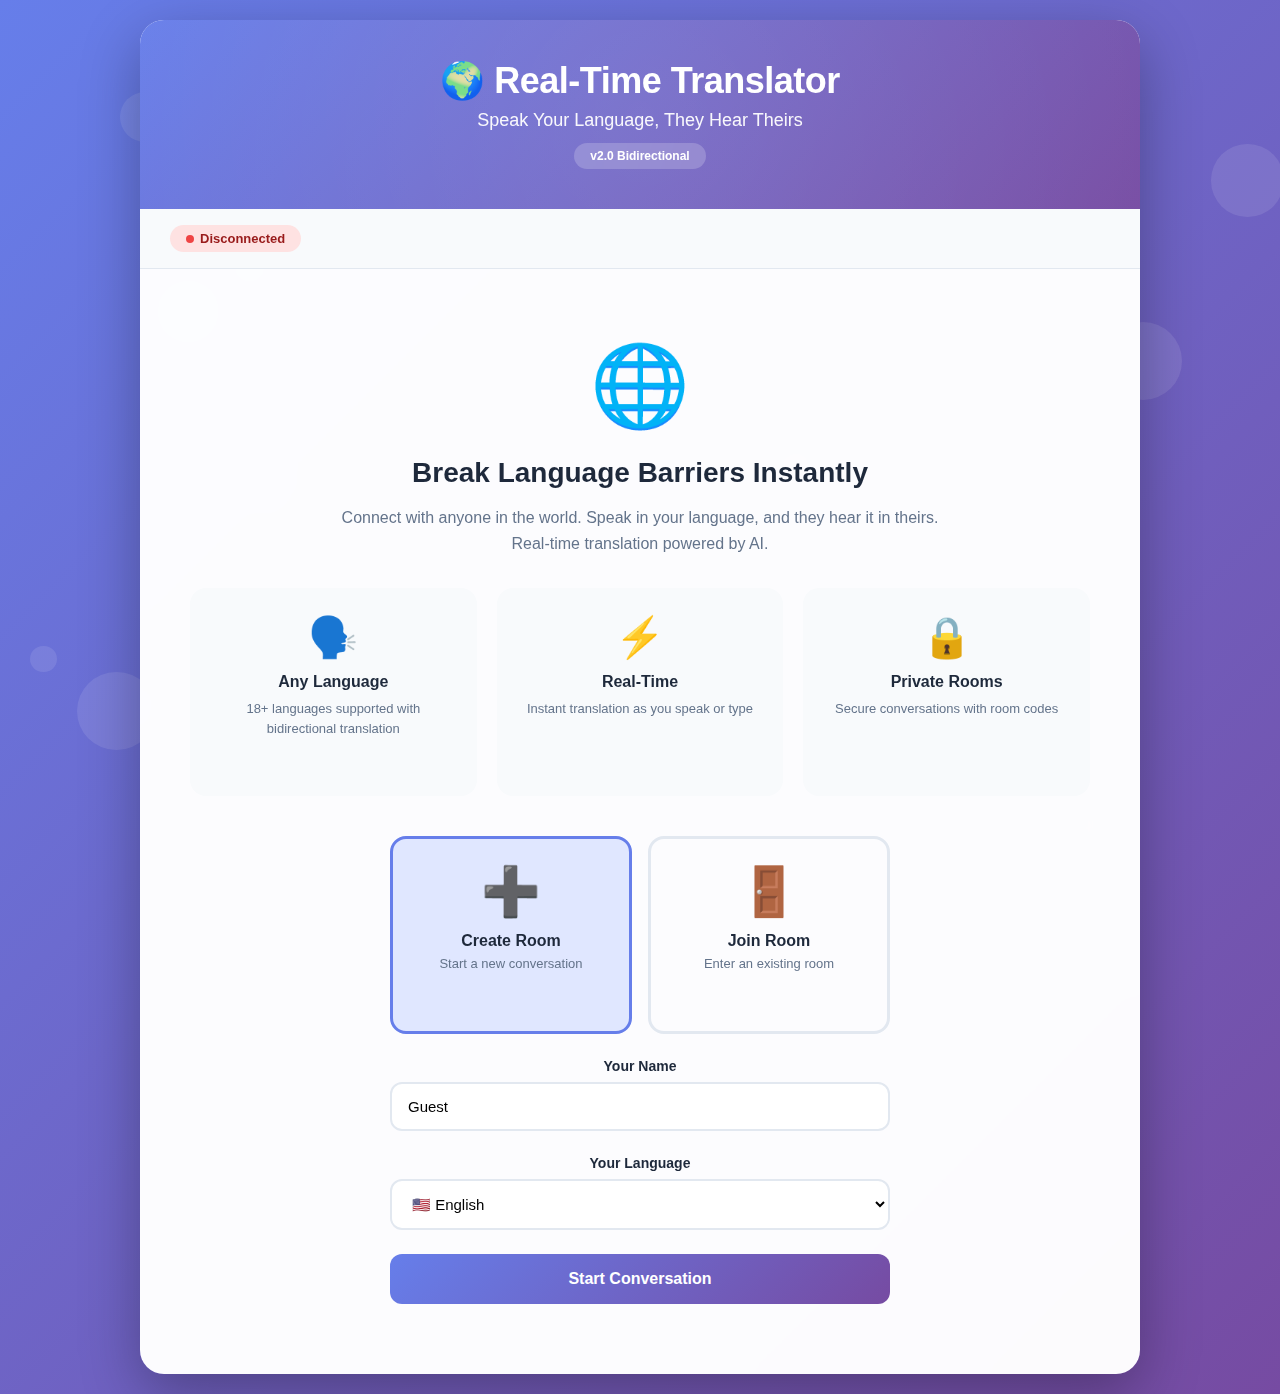
<file: index.html>
<!DOCTYPE html>
<html lang="en">

<head>
    <meta charset="UTF-8">
    <meta name="viewport" content="width=device-width, initial-scale=1.0">
    <title>Real-Time Translator | Speak Your Language, They Hear Theirs</title>
    <meta name="description"
        content="Break language barriers instantly with real-time translation. Connect with anyone in their native language.">

    <style>
        * {
            margin: 0;
            padding: 0;
            box-sizing: border-box;
        }

        :root {
            --primary: #667eea;
            --primary-dark: #5568d3;
            --secondary: #764ba2;
            --success: #10b981;
            --danger: #ef4444;
            --warning: #f59e0b;
            --bg-gradient: linear-gradient(135deg, #667eea 0%, #764ba2 100%);
            --shadow-sm: 0 2px 8px rgba(0, 0, 0, 0.1);
            --shadow-md: 0 4px 16px rgba(0, 0, 0, 0.15);
            --shadow-lg: 0 20px 60px rgba(0, 0, 0, 0.3);
            --radius: 16px;
            --transition: all 0.3s cubic-bezier(0.4, 0, 0.2, 1);
        }

        body {
            font-family: -apple-system, BlinkMacSystemFont, 'Segoe UI', Roboto, 'Helvetica Neue', Arial, sans-serif;
            background: var(--bg-gradient);
            min-height: 100vh;
            display: flex;
            align-items: center;
            justify-content: center;
            padding: 20px;
            position: relative;
            overflow-x: hidden;
        }

        /* Animated background particles */
        .bg-particles {
            position: fixed;
            top: 0;
            left: 0;
            width: 100%;
            height: 100%;
            pointer-events: none;
            z-index: 0;
        }

        .particle {
            position: absolute;
            background: rgba(255, 255, 255, 0.1);
            border-radius: 50%;
            animation: float 20s infinite;
        }

        @keyframes float {

            0%,
            100% {
                transform: translateY(0) rotate(0deg);
            }

            50% {
                transform: translateY(-100px) rotate(180deg);
            }
        }

        .container {
            max-width: 1000px;
            width: 100%;
            background: rgba(255, 255, 255, 0.98);
            border-radius: 24px;
            box-shadow: var(--shadow-lg);
            overflow: hidden;
            position: relative;
            z-index: 1;
            backdrop-filter: blur(10px);
        }

        /* Header */
        .header {
            background: var(--bg-gradient);
            color: white;
            padding: 40px 30px;
            text-align: center;
            position: relative;
            overflow: hidden;
        }

        .header::before {
            content: '';
            position: absolute;
            top: -50%;
            right: -50%;
            width: 200%;
            height: 200%;
            background: radial-gradient(circle, rgba(255, 255, 255, 0.1) 0%, transparent 70%);
            animation: pulse 4s ease-in-out infinite;
        }

        @keyframes pulse {

            0%,
            100% {
                transform: scale(1);
                opacity: 0.5;
            }

            50% {
                transform: scale(1.1);
                opacity: 0.3;
            }
        }

        .header-content {
            position: relative;
            z-index: 1;
        }

        .header h1 {
            font-size: 36px;
            font-weight: 800;
            margin-bottom: 8px;
            letter-spacing: -0.5px;
        }

        .header .tagline {
            font-size: 18px;
            opacity: 0.95;
            font-weight: 400;
        }

        .version-badge {
            display: inline-block;
            background: rgba(255, 255, 255, 0.2);
            padding: 6px 16px;
            border-radius: 20px;
            font-size: 12px;
            font-weight: 600;
            margin-top: 12px;
            backdrop-filter: blur(10px);
        }

        /* Status Bar */
        .status-bar {
            padding: 16px 30px;
            background: #f8fafc;
            border-bottom: 1px solid #e2e8f0;
            display: flex;
            justify-content: space-between;
            align-items: center;
            flex-wrap: wrap;
            gap: 12px;
        }

        .status-badge {
            padding: 6px 16px;
            border-radius: 20px;
            font-size: 13px;
            font-weight: 600;
            display: inline-flex;
            align-items: center;
            gap: 6px;
            transition: var(--transition);
        }

        .status-indicator {
            width: 8px;
            height: 8px;
            border-radius: 50%;
            animation: pulse-dot 2s infinite;
        }

        @keyframes pulse-dot {

            0%,
            100% {
                opacity: 1;
            }

            50% {
                opacity: 0.5;
            }
        }

        .status-connected {
            background: #d1fae5;
            color: #065f46;
        }

        .status-connected .status-indicator {
            background: var(--success);
        }

        .status-disconnected {
            background: #fee2e2;
            color: #991b1b;
        }

        .status-disconnected .status-indicator {
            background: var(--danger);
        }

        .language-badge {
            background: #e0e7ff;
            color: #3730a3;
        }

        /* Main Content */
        .content {
            padding: 30px;
        }

        /* Welcome Screen */
        .welcome-screen {
            text-align: center;
            padding: 40px 20px;
        }

        .welcome-icon {
            font-size: 80px;
            margin-bottom: 24px;
            animation: bounce 2s infinite;
        }

        @keyframes bounce {

            0%,
            100% {
                transform: translateY(0);
            }

            50% {
                transform: translateY(-20px);
            }
        }

        .welcome-screen h2 {
            font-size: 28px;
            color: #1e293b;
            margin-bottom: 16px;
        }

        .welcome-screen p {
            font-size: 16px;
            color: #64748b;
            line-height: 1.6;
            max-width: 600px;
            margin: 0 auto 32px;
        }

        /* Feature Cards */
        .features {
            display: grid;
            grid-template-columns: repeat(auto-fit, minmax(200px, 1fr));
            gap: 20px;
            margin-bottom: 40px;
        }

        .feature-card {
            background: #f8fafc;
            padding: 24px;
            border-radius: var(--radius);
            text-align: center;
            transition: var(--transition);
            border: 2px solid transparent;
        }

        .feature-card:hover {
            transform: translateY(-4px);
            box-shadow: var(--shadow-md);
            border-color: var(--primary);
        }

        .feature-icon {
            font-size: 40px;
            margin-bottom: 12px;
        }

        .feature-card h3 {
            font-size: 16px;
            color: #1e293b;
            margin-bottom: 8px;
        }

        .feature-card p {
            font-size: 13px;
            color: #64748b;
            line-height: 1.5;
        }

        /* Form Styles */
        .form-section {
            max-width: 500px;
            margin: 0 auto;
        }

        .form-group {
            margin-bottom: 24px;
        }

        label {
            display: block;
            font-weight: 600;
            color: #1e293b;
            margin-bottom: 8px;
            font-size: 14px;
        }

        input,
        select {
            width: 100%;
            padding: 14px 16px;
            border: 2px solid #e2e8f0;
            border-radius: 12px;
            font-size: 15px;
            transition: var(--transition);
            background: white;
        }

        input:focus,
        select:focus {
            outline: none;
            border-color: var(--primary);
            box-shadow: 0 0 0 3px rgba(102, 126, 234, 0.1);
        }

        select {
            cursor: pointer;
        }

        .btn {
            width: 100%;
            padding: 16px;
            border: none;
            border-radius: 12px;
            font-size: 16px;
            font-weight: 600;
            cursor: pointer;
            transition: var(--transition);
            display: inline-flex;
            align-items: center;
            justify-content: center;
            gap: 8px;
        }

        .btn-primary {
            background: var(--bg-gradient);
            color: white;
        }

        .btn-primary:hover {
            transform: translateY(-2px);
            box-shadow: var(--shadow-md);
        }

        .btn-primary:active {
            transform: translateY(0);
        }

        .btn-primary:disabled {
            opacity: 0.5;
            cursor: not-allowed;
            transform: none;
        }

        .btn-secondary {
            background: #f1f5f9;
            color: #475569;
        }

        .btn-secondary:hover {
            background: #e2e8f0;
        }

        /* Action Selector */
        .action-selector {
            display: grid;
            grid-template-columns: 1fr 1fr;
            gap: 16px;
            margin-bottom: 24px;
        }

        .action-option {
            padding: 24px;
            border: 3px solid #e2e8f0;
            border-radius: var(--radius);
            cursor: pointer;
            transition: var(--transition);
            text-align: center;
        }

        .action-option:hover {
            border-color: var(--primary);
            background: #f8fafc;
        }

        .action-option.active {
            border-color: var(--primary);
            background: #e0e7ff;
        }

        .action-option-icon {
            font-size: 48px;
            margin-bottom: 12px;
        }

        .action-option h3 {
            font-size: 16px;
            color: #1e293b;
            margin-bottom: 4px;
        }

        .action-option p {
            font-size: 13px;
            color: #64748b;
        }

        /* Chat Interface */
        .chat-interface {
            display: none;
        }

        .chat-interface.active {
            display: block;
        }

        .room-banner {
            background: linear-gradient(135deg, #e0e7ff 0%, #f3e8ff 100%);
            padding: 24px;
            border-radius: var(--radius);
            text-align: center;
            margin-bottom: 24px;
            border: 2px solid #c7d2fe;
        }

        .room-code-label {
            font-size: 13px;
            color: #4338ca;
            font-weight: 600;
            margin-bottom: 8px;
            text-transform: uppercase;
            letter-spacing: 1px;
        }

        .room-code-display {
            font-size: 42px;
            font-weight: 800;
            color: var(--primary);
            letter-spacing: 8px;
            margin-bottom: 8px;
            font-family: 'Courier New', monospace;
        }

        .room-share-hint {
            font-size: 13px;
            color: #6366f1;
        }

        /* Messages */
        .messages-container {
            height: 450px;
            overflow-y: auto;
            background: #f8fafc;
            border: 2px solid #e2e8f0;
            border-radius: var(--radius);
            padding: 20px;
            margin-bottom: 20px;
            scroll-behavior: smooth;
        }

        .messages-container::-webkit-scrollbar {
            width: 8px;
        }

        .messages-container::-webkit-scrollbar-track {
            background: #f1f5f9;
            border-radius: 4px;
        }

        .messages-container::-webkit-scrollbar-thumb {
            background: #cbd5e1;
            border-radius: 4px;
        }

        .messages-container::-webkit-scrollbar-thumb:hover {
            background: #94a3b8;
        }

        .message {
            margin-bottom: 16px;
            animation: slideUp 0.3s ease;
            max-width: 80%;
        }

        @keyframes slideUp {
            from {
                opacity: 0;
                transform: translateY(10px);
            }

            to {
                opacity: 1;
                transform: translateY(0);
            }
        }

        .message.sent {
            margin-left: auto;
        }

        .message.received {
            margin-right: auto;
        }

        .message.system {
            max-width: 100%;
            text-align: center;
        }

        .message-bubble {
            padding: 14px 18px;
            border-radius: 16px;
            position: relative;
        }

        .message.sent .message-bubble {
            background: linear-gradient(135deg, #667eea 0%, #764ba2 100%);
            color: white;
            border-bottom-right-radius: 4px;
        }

        .message.received .message-bubble {
            background: white;
            border: 2px solid #e2e8f0;
            color: #1e293b;
            border-bottom-left-radius: 4px;
        }

        .message.system .message-bubble {
            background: #fef3c7;
            color: #92400e;
            border: 2px solid #fcd34d;
            display: inline-block;
            font-size: 13px;
            padding: 10px 16px;
        }

        .message-header {
            display: flex;
            justify-content: space-between;
            align-items: center;
            margin-bottom: 8px;
            font-size: 12px;
        }

        .message.sent .message-header {
            color: rgba(255, 255, 255, 0.9);
        }

        .message.received .message-header {
            color: #64748b;
        }

        .message-sender {
            font-weight: 600;
        }

        .message-lang-badge {
            background: rgba(0, 0, 0, 0.1);
            padding: 2px 8px;
            border-radius: 8px;
            font-size: 10px;
            font-weight: 600;
        }

        .message-text {
            font-size: 15px;
            line-height: 1.5;
            word-wrap: break-word;
        }

        .message-translation {
            margin-top: 10px;
            padding-top: 10px;
            border-top: 1px solid rgba(0, 0, 0, 0.1);
            font-size: 13px;
            opacity: 0.8;
            font-style: italic;
        }

        /* Input Section */
        .input-section {
            display: flex;
            gap: 12px;
            align-items: flex-end;
        }

        .input-section input {
            flex: 1;
        }

        .input-section .btn {
            width: auto;
            padding: 14px 24px;
        }

        .btn-icon {
            width: 52px;
            height: 52px;
            padding: 0;
            border-radius: 50%;
            font-size: 24px;
            display: flex;
            align-items: center;
            justify-content: center;
        }

        .btn-voice {
            background: var(--danger);
            color: white;
        }

        .btn-voice:hover {
            background: #dc2626;
        }

        .btn-voice.recording {
            animation: recording-pulse 1s infinite;
        }

        @keyframes recording-pulse {

            0%,
            100% {
                box-shadow: 0 0 0 0 rgba(239, 68, 68, 0.7);
            }

            50% {
                box-shadow: 0 0 0 10px rgba(239, 68, 68, 0);
            }
        }

        /* Responsive */
        @media (max-width: 768px) {
            .header h1 {
                font-size: 28px;
            }

            .header .tagline {
                font-size: 16px;
            }

            .features {
                grid-template-columns: 1fr;
            }

            .action-selector {
                grid-template-columns: 1fr;
            }

            .room-code-display {
                font-size: 32px;
                letter-spacing: 4px;
            }

            .messages-container {
                height: 350px;
            }

            .message {
                max-width: 90%;
            }

            .input-section {
                flex-wrap: wrap;
            }

            .input-section input {
                flex: 1 1 100%;
            }
        }

        /* Loading Spinner */
        .spinner {
            display: inline-block;
            width: 16px;
            height: 16px;
            border: 2px solid rgba(255, 255, 255, 0.3);
            border-top-color: white;
            border-radius: 50%;
            animation: spin 0.6s linear infinite;
        }

        @keyframes spin {
            to {
                transform: rotate(360deg);
            }
        }

        /* Empty State */
        .empty-state {
            text-align: center;
            padding: 60px 20px;
            color: #94a3b8;
        }

        .empty-state-icon {
            font-size: 64px;
            margin-bottom: 16px;
            opacity: 0.5;
        }

        .empty-state p {
            font-size: 15px;
        }
    </style>
</head>

<body>
    <!-- Animated Background -->
    <div class="bg-particles" id="particles"></div>

    <div class="container">
        <!-- Header -->
        <div class="header">
            <div class="header-content">
                <h1>🌍 Real-Time Translator</h1>
                <p class="tagline">Speak Your Language, They Hear Theirs</p>
                <span class="version-badge">v2.0 Bidirectional</span>
            </div>
        </div>

        <!-- Status Bar -->
        <div class="status-bar">
            <div>
                <span class="status-badge status-disconnected" id="statusBadge">
                    <span class="status-indicator"></span>
                    Disconnected
                </span>
            </div>
            <div id="languageBadge" style="display: none;">
                <span class="status-badge language-badge">
                    <span id="yourLanguageDisplay">English 🇺🇸</span>
                </span>
            </div>
            <div id="participantCount" style="display: none;">
                <span class="status-badge" style="background: #dbeafe; color: #1e40af;">
                    👥 <span id="participantNumber">0</span>
                </span>
            </div>
        </div>

        <!-- Main Content -->
        <div class="content">
            <!-- Welcome Screen -->
            <div id="welcomeScreen" class="welcome-screen">
                <div class="welcome-icon">🌐</div>
                <h2>Break Language Barriers Instantly</h2>
                <p>Connect with anyone in the world. Speak in your language, and they hear it in theirs. Real-time
                    translation powered by AI.</p>

                <div class="features">
                    <div class="feature-card">
                        <div class="feature-icon">🗣️</div>
                        <h3>Any Language</h3>
                        <p>18+ languages supported with bidirectional translation</p>
                    </div>
                    <div class="feature-card">
                        <div class="feature-icon">⚡</div>
                        <h3>Real-Time</h3>
                        <p>Instant translation as you speak or type</p>
                    </div>
                    <div class="feature-card">
                        <div class="feature-icon">🔒</div>
                        <h3>Private Rooms</h3>
                        <p>Secure conversations with room codes</p>
                    </div>
                </div>

                <!-- Action Selector -->
                <div class="form-section">
                    <div class="action-selector">
                        <div class="action-option active" data-action="create" id="createOption">
                            <div class="action-option-icon">➕</div>
                            <h3>Create Room</h3>
                            <p>Start a new conversation</p>
                        </div>
                        <div class="action-option" data-action="join" id="joinOption">
                            <div class="action-option-icon">🚪</div>
                            <h3>Join Room</h3>
                            <p>Enter an existing room</p>
                        </div>
                    </div>

                    <!-- Room Code Input (Hidden by default) -->
                    <div class="form-group" id="roomCodeGroup" style="display: none;">
                        <label>Room Code</label>
                        <input type="text" id="roomCodeInput" placeholder="Enter 6-character code" maxlength="6"
                            style="text-transform: uppercase; text-align: center; font-size: 24px; letter-spacing: 4px; font-weight: bold;">
                    </div>

                    <!-- User Info Form -->
                    <div class="form-group">
                        <label>Your Name</label>
                        <input type="text" id="nameInput" placeholder="Enter your name" value="Guest">
                    </div>

                    <div class="form-group">
                        <label>Your Language</label>
                        <select id="languageSelect">
                            <option value="en">🇺🇸 English</option>
                            <option value="zh">🇨🇳 Chinese (Simplified)</option>
                            <option value="es">🇪🇸 Spanish</option>
                            <option value="fr">🇫🇷 French</option>
                            <option value="de">🇩🇪 German</option>
                            <option value="ja">🇯🇵 Japanese</option>
                            <option value="ko">🇰🇷 Korean</option>
                            <option value="pt">🇵🇹 Portuguese</option>
                            <option value="it">🇮🇹 Italian</option>
                            <option value="ru">🇷🇺 Russian</option>
                            <option value="ar">🇸🇦 Arabic</option>
                            <option value="hi">🇮🇳 Hindi</option>
                            <option value="tr">🇹🇷 Turkish</option>
                            <option value="nl">🇳🇱 Dutch</option>
                            <option value="pl">🇵🇱 Polish</option>
                            <option value="vi">🇻🇳 Vietnamese</option>
                            <option value="th">🇹🇭 Thai</option>
                            <option value="fa">🇮🇷 Persian (Farsi)</option>
                        </select>
                    </div>

                    <button class="btn btn-primary" id="startBtn">
                        <span>Start Conversation</span>
                    </button>
                </div>
            </div>

            <!-- Chat Interface -->
            <div id="chatInterface" class="chat-interface">
                <!-- Room Banner -->
                <div class="room-banner">
                    <div class="room-code-label">Room Code</div>
                    <div class="room-code-display" id="roomCodeDisplay">------</div>
                    <div class="room-share-hint">Share this code to invite others</div>
                </div>

                <!-- Messages -->
                <div class="messages-container" id="messagesContainer">
                    <div class="empty-state">
                        <div class="empty-state-icon">💬</div>
                        <p>No messages yet. Start the conversation!</p>
                    </div>
                </div>

                <!-- Input Section -->
                <div class="input-section">
                    <input type="text" id="messageInput" placeholder="Type your message in your language...">
                    <button class="btn btn-primary" id="sendBtn">
                        <span>Send</span>
                    </button>
                    <button class="btn btn-icon btn-voice" id="voiceBtn" title="Voice message (coming soon)">
                        🎤
                    </button>
                </div>
            </div>
        </div>
    </div>

    <script>
        // ========================================
        // Configuration
        // ========================================
        const API_BASE = 'https://translation-server-production-d487.up.railway.app';  // ✅ CORRECT
        const WS_BASE = 'wss://translation-server-production-d487.up.railway.app';     // ✅ CORRECT

        // ========================================
        // State Management
        // ========================================
        let ws = null;
        let roomCode = null;
        let userId = null;
        let myLanguage = 'en';
        let myName = 'Guest';
        let currentAction = 'create';

        // Language mapping
        const LANGUAGES = {
            'en': { name: 'English', flag: '🇺🇸' },
            'zh': { name: 'Chinese', flag: '🇨🇳' },
            'es': { name: 'Spanish', flag: '🇪🇸' },
            'fr': { name: 'French', flag: '🇫🇷' },
            'de': { name: 'German', flag: '🇩🇪' },
            'ja': { name: 'Japanese', flag: '🇯🇵' },
            'ko': { name: 'Korean', flag: '🇰🇷' },
            'pt': { name: 'Portuguese', flag: '🇵🇹' },
            'it': { name: 'Italian', flag: '🇮🇹' },
            'ru': { name: 'Russian', flag: '🇷🇺' },
            'ar': { name: 'Arabic', flag: '🇸🇦' },
            'hi': { name: 'Hindi', flag: '🇮🇳' },
            'tr': { name: 'Turkish', flag: '🇹🇷' },
            'nl': { name: 'Dutch', flag: '🇳🇱' },
            'pl': { name: 'Polish', flag: '🇵🇱' },
            'vi': { name: 'Vietnamese', flag: '🇻🇳' },
            'th': { name: 'Thai', flag: '🇹🇭' },
            'fa': { name: 'Persian', flag: '🇮🇷' }
        };

        // ========================================
        // DOM Elements
        // ========================================
        const welcomeScreen = document.getElementById('welcomeScreen');
        const chatInterface = document.getElementById('chatInterface');
        const createOption = document.getElementById('createOption');
        const joinOption = document.getElementById('joinOption');
        const roomCodeGroup = document.getElementById('roomCodeGroup');
        const roomCodeInput = document.getElementById('roomCodeInput');
        const nameInput = document.getElementById('nameInput');
        const languageSelect = document.getElementById('languageSelect');
        const startBtn = document.getElementById('startBtn');
        const statusBadge = document.getElementById('statusBadge');
        const languageBadge = document.getElementById('languageBadge');
        const yourLanguageDisplay = document.getElementById('yourLanguageDisplay');
        const participantCount = document.getElementById('participantCount');
        const participantNumber = document.getElementById('participantNumber');
        const roomCodeDisplay = document.getElementById('roomCodeDisplay');
        const messagesContainer = document.getElementById('messagesContainer');
        const messageInput = document.getElementById('messageInput');
        const sendBtn = document.getElementById('sendBtn');
        const voiceBtn = document.getElementById('voiceBtn');

        // ========================================
        // Background Particles
        // ========================================
        function createParticles() {
            const container = document.getElementById('particles');
            for (let i = 0; i < 30; i++) {
                const particle = document.createElement('div');
                particle.className = 'particle';
                particle.style.width = Math.random() * 60 + 20 + 'px';
                particle.style.height = particle.style.width;
                particle.style.left = Math.random() * 100 + '%';
                particle.style.top = Math.random() * 100 + '%';
                particle.style.animationDelay = Math.random() * 20 + 's';
                particle.style.animationDuration = Math.random() * 20 + 20 + 's';
                container.appendChild(particle);
            }
        }

        // ========================================
        // Event Listeners
        // ========================================
        createOption.addEventListener('click', () => {
            currentAction = 'create';
            createOption.classList.add('active');
            joinOption.classList.remove('active');
            roomCodeGroup.style.display = 'none';
        });

        joinOption.addEventListener('click', () => {
            currentAction = 'join';
            joinOption.classList.add('active');
            createOption.classList.remove('active');
            roomCodeGroup.style.display = 'block';
        });

        startBtn.addEventListener('click', handleStart);

        messageInput.addEventListener('keypress', (e) => {
            if (e.key === 'Enter' && !e.shiftKey) {
                e.preventDefault();
                sendMessage();
            }
        });

        sendBtn.addEventListener('click', sendMessage);

        voiceBtn.addEventListener('click', () => {
            alert('🎤 Voice recording coming soon!\n\nFor now, use text chat to experience real-time translation.');
        });

        // ========================================
        // Core Functions
        // ========================================
        async function handleStart() {
            myName = nameInput.value.trim() || 'Guest';
            myLanguage = languageSelect.value;

            if (currentAction === 'create') {
                await createRoom();
            } else {
                const code = roomCodeInput.value.trim().toUpperCase();
                if (code.length !== 6) {
                    alert('Please enter a valid 6-character room code');
                    return;
                }
                await joinRoom(code);
            }
        }

        async function createRoom() {
            try {
                startBtn.disabled = true;
                startBtn.innerHTML = '<span class="spinner"></span> Creating room...';

                const response = await fetch(`${API_BASE}/api/room/create`, {
                    method: 'POST'
                });

                if (!response.ok) throw new Error('Failed to create room');

                const data = await response.json();
                roomCode = data.room_code;
                userId = generateUserId();

                connectWebSocket();
            } catch (error) {
                alert('Error creating room: ' + error.message);
                startBtn.disabled = false;
                startBtn.innerHTML = '<span>Start Conversation</span>';
            }
        }

        async function joinRoom(code) {
            try {
                startBtn.disabled = true;
                startBtn.innerHTML = '<span class="spinner"></span> Joining room...';

                const response = await fetch(
                    `${API_BASE}/api/room/join/${code}?user_name=${encodeURIComponent(myName)}&language=${myLanguage}`,
                    { method: 'POST' }
                );

                if (!response.ok) throw new Error('Room not found');

                const data = await response.json();
                roomCode = data.room_code;
                userId = data.user_id;

                connectWebSocket();
            } catch (error) {
                alert('Error joining room: ' + error.message);
                startBtn.disabled = false;
                startBtn.innerHTML = '<span>Start Conversation</span>';
            }
        }

        function connectWebSocket() {
            ws = new WebSocket(`${WS_BASE}/ws/${roomCode}/${userId}`);

            ws.onopen = () => {
                console.log('✅ Connected to room:', roomCode);

                // Send join message
                ws.send(JSON.stringify({
                    type: 'join',
                    user_name: myName,
                    language: myLanguage
                }));

                updateConnectionStatus(true);
                showChatInterface();
            };

            ws.onmessage = (event) => {
                const data = JSON.parse(event.data);
                handleWebSocketMessage(data);
            };

            ws.onclose = () => {
                console.log('❌ Disconnected from room');
                updateConnectionStatus(false);
            };

            ws.onerror = (error) => {
                console.error('WebSocket error:', error);
            };
        }

        function handleWebSocketMessage(data) {
            const { type } = data;

            switch (type) {
                case 'system':
                    addSystemMessage(data.message);
                    if (data.your_language) {
                        myLanguage = data.your_language;
                    }
                    break;

                case 'translation':
                    addReceivedMessage(
                        data.sender,
                        data.sender_language,
                        data.original_text,
                        data.translated_text,
                        data.your_language
                    );
                    if (data.translated_audio) {
                        playAudio(data.translated_audio);
                    }
                    break;

                case 'sent':
                    addSentMessage(data.original_text, data.recipients);
                    break;

                default:
                    console.log('Unknown message type:', type);
            }
        }

        function sendMessage() {
            const text = messageInput.value.trim();
            if (!text || !ws || ws.readyState !== WebSocket.OPEN) return;

            ws.send(JSON.stringify({
                type: 'text',
                text: text
            }));

            messageInput.value = '';
        }

        // ========================================
        // UI Functions
        // ========================================
        function updateConnectionStatus(connected) {
            if (connected) {
                statusBadge.className = 'status-badge status-connected';
                statusBadge.innerHTML = '<span class="status-indicator"></span> Connected';
            } else {
                statusBadge.className = 'status-badge status-disconnected';
                statusBadge.innerHTML = '<span class="status-indicator"></span> Disconnected';
            }
        }

        function showChatInterface() {
            welcomeScreen.style.display = 'none';
            chatInterface.classList.add('active');
            roomCodeDisplay.textContent = roomCode;

            const lang = LANGUAGES[myLanguage];
            yourLanguageDisplay.textContent = `${lang.name} ${lang.flag}`;
            languageBadge.style.display = 'block';
            participantCount.style.display = 'block';

            messageInput.placeholder = `Type in ${lang.name}...`;
            messageInput.focus();

            // Clear empty state
            messagesContainer.innerHTML = '';
        }

        function addSystemMessage(text) {
            const msgDiv = document.createElement('div');
            msgDiv.className = 'message system';
            msgDiv.innerHTML = `
                <div class="message-bubble">${escapeHtml(text)}</div>
            `;
            messagesContainer.appendChild(msgDiv);
            scrollToBottom();
        }

        function addSentMessage(text, recipientCount) {
            const msgDiv = document.createElement('div');
            msgDiv.className = 'message sent';
            const lang = LANGUAGES[myLanguage];
            msgDiv.innerHTML = `
                <div class="message-bubble">
                    <div class="message-header">
                        <span class="message-sender">You (${lang.name} ${lang.flag})</span>
                        <span class="message-lang-badge">Sent to ${recipientCount} ${recipientCount === 1 ? 'person' : 'people'}</span>
                    </div>
                    <div class="message-text">${escapeHtml(text)}</div>
                </div>
            `;
            messagesContainer.appendChild(msgDiv);
            scrollToBottom();
        }

        function addReceivedMessage(sender, senderLang, original, translated, yourLang) {
            const msgDiv = document.createElement('div');
            msgDiv.className = 'message received';
            const senderLangInfo = LANGUAGES[senderLang];
            const yourLangInfo = LANGUAGES[yourLang];
            msgDiv.innerHTML = `
                <div class="message-bubble">
                    <div class="message-header">
                        <span class="message-sender">${escapeHtml(sender)} (${senderLangInfo.name} ${senderLangInfo.flag})</span>
                        <span class="message-lang-badge">${senderLangInfo.flag} → ${yourLangInfo.flag}</span>
                    </div>
                    <div class="message-text">${escapeHtml(translated)}</div>
                    <div class="message-translation">Original: "${escapeHtml(original)}"</div>
                </div>
            `;
            messagesContainer.appendChild(msgDiv);
            scrollToBottom();
        }

        function scrollToBottom() {
            messagesContainer.scrollTop = messagesContainer.scrollHeight;
        }

        function playAudio(base64Audio) {
            try {
                const audio = new Audio(`data:audio/mp3;base64,${base64Audio}`);
                audio.play();
            } catch (e) {
                console.error('Failed to play audio:', e);
            }
        }

        // ========================================
        // Utility Functions
        // ========================================
        function generateUserId() {
            return Math.random().toString(36).substring(2, 10);
        }

        function escapeHtml(text) {
            const div = document.createElement('div');
            div.textContent = text;
            return div.innerHTML;
        }

        // ========================================
        // Initialize
        // ========================================
        createParticles();
    </script>
</body>

</html>
</file>
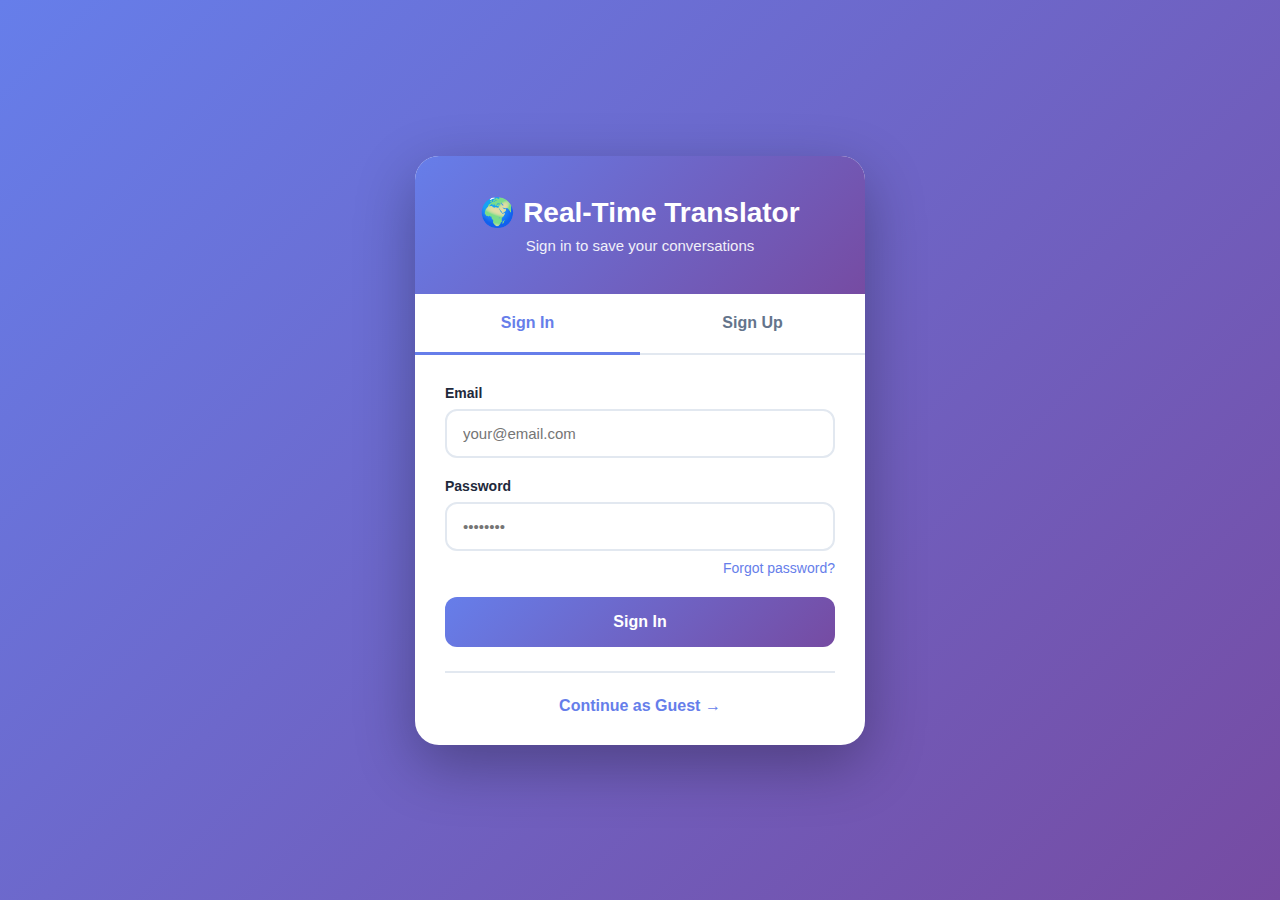
<file: auth.html>
<!DOCTYPE html>
<html lang="en">

<head>
    <meta charset="UTF-8">
    <meta name="viewport" content="width=device-width, initial-scale=1.0">
    <title>Sign In | Real-Time Translator</title>
    <style>
        * {
            margin: 0;
            padding: 0;
            box-sizing: border-box;
        }

        :root {
            --primary: #667eea;
            --primary-dark: #5568d3;
            --secondary: #764ba2;
            --success: #10b981;
            --danger: #ef4444;
            --bg-gradient: linear-gradient(135deg, #667eea 0%, #764ba2 100%);
            --shadow-lg: 0 20px 60px rgba(0, 0, 0, 0.3);
            --radius: 16px;
        }

        body {
            font-family: -apple-system, BlinkMacSystemFont, 'Segoe UI', Roboto, sans-serif;
            background: var(--bg-gradient);
            min-height: 100vh;
            display: flex;
            align-items: center;
            justify-content: center;
            padding: 20px;
        }

        .auth-container {
            background: white;
            border-radius: 24px;
            box-shadow: var(--shadow-lg);
            max-width: 450px;
            width: 100%;
            overflow: hidden;
        }

        .auth-header {
            background: var(--bg-gradient);
            color: white;
            padding: 40px 30px;
            text-align: center;
        }

        .auth-header h1 {
            font-size: 28px;
            margin-bottom: 8px;
        }

        .auth-header p {
            opacity: 0.9;
            font-size: 15px;
        }

        .auth-tabs {
            display: flex;
            border-bottom: 2px solid #e2e8f0;
        }

        .auth-tab {
            flex: 1;
            padding: 20px;
            text-align: center;
            cursor: pointer;
            font-weight: 600;
            color: #64748b;
            transition: all 0.3s;
            border-bottom: 3px solid transparent;
            margin-bottom: -2px;
        }

        .auth-tab.active {
            color: var(--primary);
            border-bottom-color: var(--primary);
        }

        .auth-content {
            padding: 30px;
        }

        .auth-form {
            display: none;
        }

        .auth-form.active {
            display: block;
        }

        .form-group {
            margin-bottom: 20px;
        }

        label {
            display: block;
            font-weight: 600;
            color: #1e293b;
            margin-bottom: 8px;
            font-size: 14px;
        }

        input {
            width: 100%;
            padding: 14px 16px;
            border: 2px solid #e2e8f0;
            border-radius: 12px;
            font-size: 15px;
            transition: all 0.3s;
        }

        input:focus {
            outline: none;
            border-color: var(--primary);
            box-shadow: 0 0 0 3px rgba(102, 126, 234, 0.1);
        }

        .btn {
            width: 100%;
            padding: 16px;
            border: none;
            border-radius: 12px;
            font-size: 16px;
            font-weight: 600;
            cursor: pointer;
            transition: all 0.3s;
            background: var(--bg-gradient);
            color: white;
        }

        .btn:hover {
            transform: translateY(-2px);
            box-shadow: 0 4px 16px rgba(0, 0, 0, 0.15);
        }

        .btn:disabled {
            opacity: 0.5;
            cursor: not-allowed;
            transform: none;
        }

        .alert {
            padding: 14px 16px;
            border-radius: 12px;
            margin-bottom: 20px;
            font-size: 14px;
            display: none;
        }

        .alert.show {
            display: block;
        }

        .alert-success {
            background: #d1fae5;
            color: #065f46;
            border: 2px solid #10b981;
        }

        .alert-error {
            background: #fee2e2;
            color: #991b1b;
            border: 2px solid #ef4444;
        }

        .forgot-password {
            text-align: right;
            margin-top: 8px;
        }

        .forgot-password a {
            color: var(--primary);
            text-decoration: none;
            font-size: 14px;
        }

        .forgot-password a:hover {
            text-decoration: underline;
        }

        .continue-guest {
            text-align: center;
            margin-top: 24px;
            padding-top: 24px;
            border-top: 2px solid #e2e8f0;
        }

        .continue-guest a {
            color: var(--primary);
            text-decoration: none;
            font-weight: 600;
        }

        .continue-guest a:hover {
            text-decoration: underline;
        }

        .spinner {
            display: inline-block;
            width: 16px;
            height: 16px;
            border: 2px solid rgba(255, 255, 255, 0.3);
            border-top-color: white;
            border-radius: 50%;
            animation: spin 0.6s linear infinite;
        }

        @keyframes spin {
            to {
                transform: rotate(360deg);
            }
        }
    </style>
</head>

<body>
    <div class="auth-container">
        <div class="auth-header">
            <h1>🌍 Real-Time Translator</h1>
            <p>Sign in to save your conversations</p>
        </div>

        <div class="auth-tabs">
            <div class="auth-tab active" data-tab="signin">Sign In</div>
            <div class="auth-tab" data-tab="signup">Sign Up</div>
        </div>

        <div class="auth-content">
            <!-- Alert Messages -->
            <div id="alertSuccess" class="alert alert-success"></div>
            <div id="alertError" class="alert alert-error"></div>

            <!-- Sign In Form -->
            <form id="signinForm" class="auth-form active">
                <div class="form-group">
                    <label>Email</label>
                    <input type="email" id="signinEmail" placeholder="your@email.com" required>
                </div>
                <div class="form-group">
                    <label>Password</label>
                    <input type="password" id="signinPassword" placeholder="••••••••" required>
                    <div class="forgot-password">
                        <a href="#" id="forgotPasswordLink">Forgot password?</a>
                    </div>
                </div>
                <button type="submit" class="btn" id="signinBtn">
                    <span>Sign In</span>
                </button>
            </form>

            <!-- Sign Up Form -->
            <form id="signupForm" class="auth-form">
                <div class="form-group">
                    <label>Full Name</label>
                    <input type="text" id="signupName" placeholder="John Doe" required>
                </div>
                <div class="form-group">
                    <label>Email</label>
                    <input type="email" id="signupEmail" placeholder="your@email.com" required>
                </div>
                <div class="form-group">
                    <label>Password</label>
                    <input type="password" id="signupPassword" placeholder="••••••••" required minlength="6">
                    <small style="color: #64748b; font-size: 13px;">Minimum 6 characters</small>
                </div>
                <button type="submit" class="btn" id="signupBtn">
                    <span>Create Account</span>
                </button>
            </form>

            <!-- Continue as Guest -->
            <div class="continue-guest">
                <a href="index.html">Continue as Guest →</a>
            </div>
        </div>
    </div>

    <script>
        const API_BASE = 'https://translation-server-production-d487.up.railway.app';

        // DOM Elements
        const tabs = document.querySelectorAll('.auth-tab');
        const signinForm = document.getElementById('signinForm');
        const signupForm = document.getElementById('signupForm');
        const alertSuccess = document.getElementById('alertSuccess');
        const alertError = document.getElementById('alertError');
        const signinBtn = document.getElementById('signinBtn');
        const signupBtn = document.getElementById('signupBtn');
        const forgotPasswordLink = document.getElementById('forgotPasswordLink');

        // Tab Switching
        tabs.forEach(tab => {
            tab.addEventListener('click', () => {
                const tabName = tab.dataset.tab;

                // Update active tab
                tabs.forEach(t => t.classList.remove('active'));
                tab.classList.add('active');

                // Show corresponding form
                signinForm.classList.remove('active');
                signupForm.classList.remove('active');

                if (tabName === 'signin') {
                    signinForm.classList.add('active');
                } else {
                    signupForm.classList.add('active');
                }

                // Clear alerts
                hideAlerts();
            });
        });

        // Sign In
        signinForm.addEventListener('submit', async (e) => {
            e.preventDefault();
            hideAlerts();

            const email = document.getElementById('signinEmail').value;
            const password = document.getElementById('signinPassword').value;

            signinBtn.disabled = true;
            signinBtn.innerHTML = '<span class="spinner"></span> Signing in...';

            try {
                const response = await fetch(`${API_BASE}/api/auth/signin`, {
                    method: 'POST',
                    headers: { 'Content-Type': 'application/json' },
                    body: JSON.stringify({ email, password })
                });

                const data = await response.json();

                if (response.ok && data.status === 'success') {
                    // Save session to localStorage
                    localStorage.setItem('user', JSON.stringify(data.user));
                    localStorage.setItem('access_token', data.session.access_token);
                    localStorage.setItem('refresh_token', data.session.refresh_token);

                    showSuccess('Signed in successfully! Redirecting...');

                    // Redirect to main app
                    setTimeout(() => {
                        window.location.href = 'index.html';
                    }, 1000);
                } else {
                    showError(data.error || data.detail || 'Sign in failed');
                }
            } catch (error) {
                showError('Network error. Please try again.');
            } finally {
                signinBtn.disabled = false;
                signinBtn.innerHTML = '<span>Sign In</span>';
            }
        });

        // Sign Up
        signupForm.addEventListener('submit', async (e) => {
            e.preventDefault();
            hideAlerts();

            const name = document.getElementById('signupName').value;
            const email = document.getElementById('signupEmail').value;
            const password = document.getElementById('signupPassword').value;

            if (password.length < 6) {
                showError('Password must be at least 6 characters');
                return;
            }

            signupBtn.disabled = true;
            signupBtn.innerHTML = '<span class="spinner"></span> Creating account...';

            try {
                const response = await fetch(`${API_BASE}/api/auth/signup`, {
                    method: 'POST',
                    headers: { 'Content-Type': 'application/json' },
                    body: JSON.stringify({ name, email, password })
                });

                const data = await response.json();

                if (response.ok && data.status === 'success') {
                    showSuccess(data.message || 'Account created! You can now sign in.');

                    // Switch to sign in tab
                    setTimeout(() => {
                        tabs[0].click();
                        document.getElementById('signinEmail').value = email;
                    }, 2000);
                } else {
                    showError(data.error || data.detail || 'Sign up failed');
                }
            } catch (error) {
                showError('Network error. Please try again.');
            } finally {
                signupBtn.disabled = false;
                signupBtn.innerHTML = '<span>Create Account</span>';
            }
        });

        // Forgot Password
        forgotPasswordLink.addEventListener('click', async (e) => {
            e.preventDefault();

            const email = document.getElementById('signinEmail').value;

            if (!email) {
                showError('Please enter your email first');
                return;
            }

            try {
                const response = await fetch(`${API_BASE}/api/auth/reset-password`, {
                    method: 'POST',
                    headers: { 'Content-Type': 'application/json' },
                    body: JSON.stringify({ email })
                });

                const data = await response.json();
                showSuccess(data.message || 'Password reset email sent!');
            } catch (error) {
                showError('Failed to send reset email');
            }
        });

        // Utility Functions
        function showSuccess(message) {
            alertSuccess.textContent = message;
            alertSuccess.classList.add('show');
            alertError.classList.remove('show');
        }

        function showError(message) {
            alertError.textContent = message;
            alertError.classList.add('show');
            alertSuccess.classList.remove('show');
        }

        function hideAlerts() {
            alertSuccess.classList.remove('show');
            alertError.classList.remove('show');
        }

        // Check if already logged in
        window.addEventListener('load', () => {
            const token = localStorage.getItem('access_token');
            if (token) {
                // User is already logged in, redirect to app
                window.location.href = 'index.html';
            }
        });
    </script>
</body>

</html>
</file>
